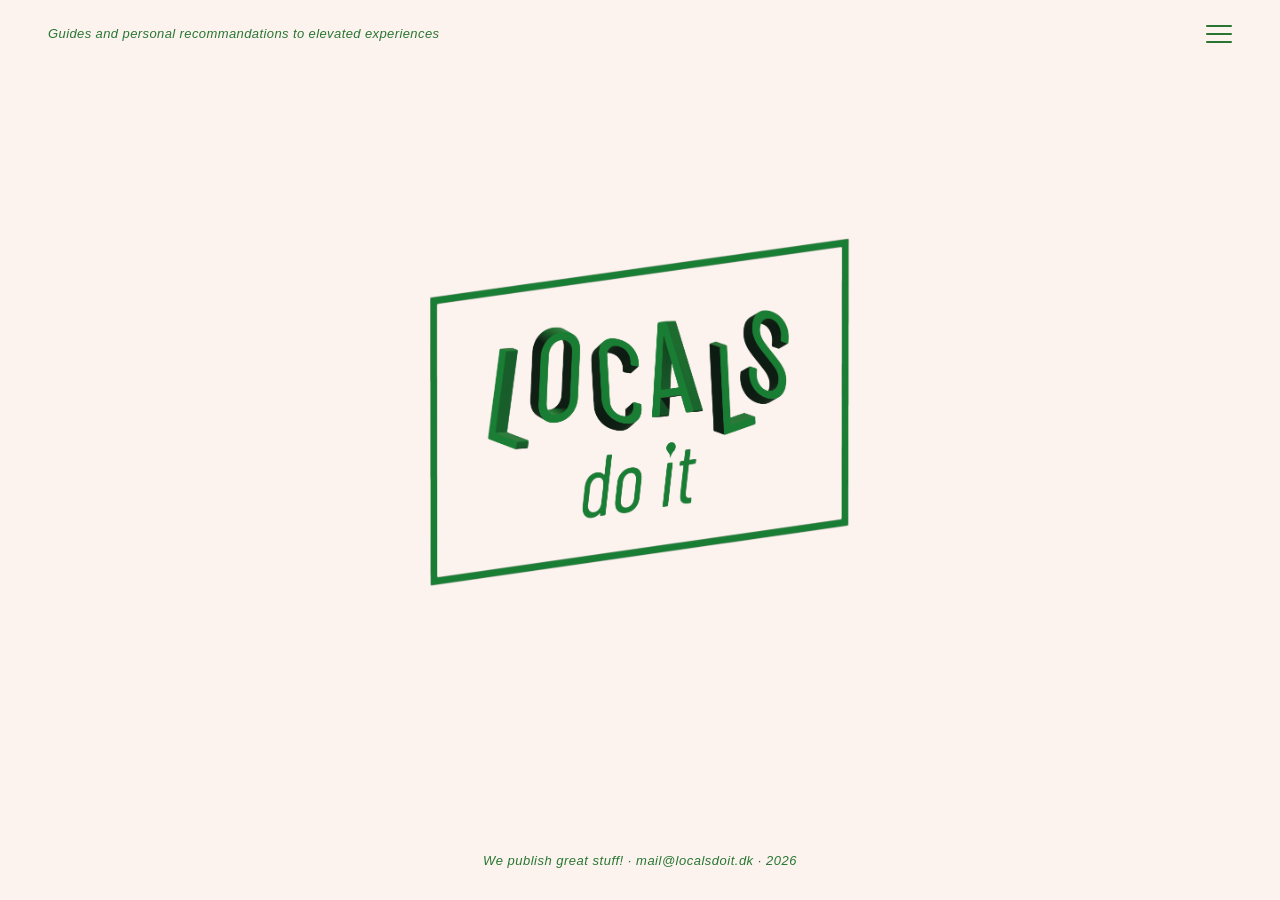
<file: index.html>
<!DOCTYPE html>
<html lang="en">
<head>
  <meta charset="UTF-8">
  <meta name="viewport" content="width=device-width, initial-scale=1.0">
  <title>Locals Do It</title>
  <link rel="icon" type="image/png" href="LocalsDoIt_FavIcon.png">
  <link rel="stylesheet" href="style.css">
</head>

<body class="landing-body">

  <!-- TOP BAR -->
  <header class="landing-header">
    <nav class="landing-nav">
      <span class="landing-tagline">Guides and personal recommandations to elevated experiences</span>
      <button class="hamburger" aria-label="Menu">
        <span></span>
        <span></span>
        <span></span>
      </button>
    </nav>
  </header>

  <!-- NAV OVERLAY -->
  <div class="nav-overlay" id="navOverlay">
    <button class="nav-close" id="navClose" aria-label="Close menu">✕</button>
    <nav class="overlay-nav">
      <a href="nansensgade.html" class="overlay-link">DISCOVER NANSENSGADE</a>
      <a href="participate.html" class="overlay-link">WHAT YOU GET - B2B</a>
      <a href="thepeople.html" class="overlay-link">THE PEOPLE</a>
    </nav>
  </div>

  <!-- MAIN CONTENT -->
  <main class="landing-main">
    <div class="logo-wrap">
      <img src="LocalsDoIt_Logo.png" alt="Locals Do It" class="landing-logo">
    </div>
  </main>

  <!-- FOOTER -->
  <footer class="landing-footer">
    <span>We publish great stuff! · mail@localsdoit.dk · 2026</span>
  </footer>

  <script>
    const hamburger = document.querySelector('.hamburger');
    const overlay = document.getElementById('navOverlay');
    const closeBtn = document.getElementById('navClose');

    hamburger.addEventListener('click', () => {
      overlay.classList.add('open');
    });
    closeBtn.addEventListener('click', () => {
      overlay.classList.remove('open');
    });
    overlay.addEventListener('click', (e) => {
      if (e.target === overlay) overlay.classList.remove('open');
    });
  </script>

</body>
</html>
</file>
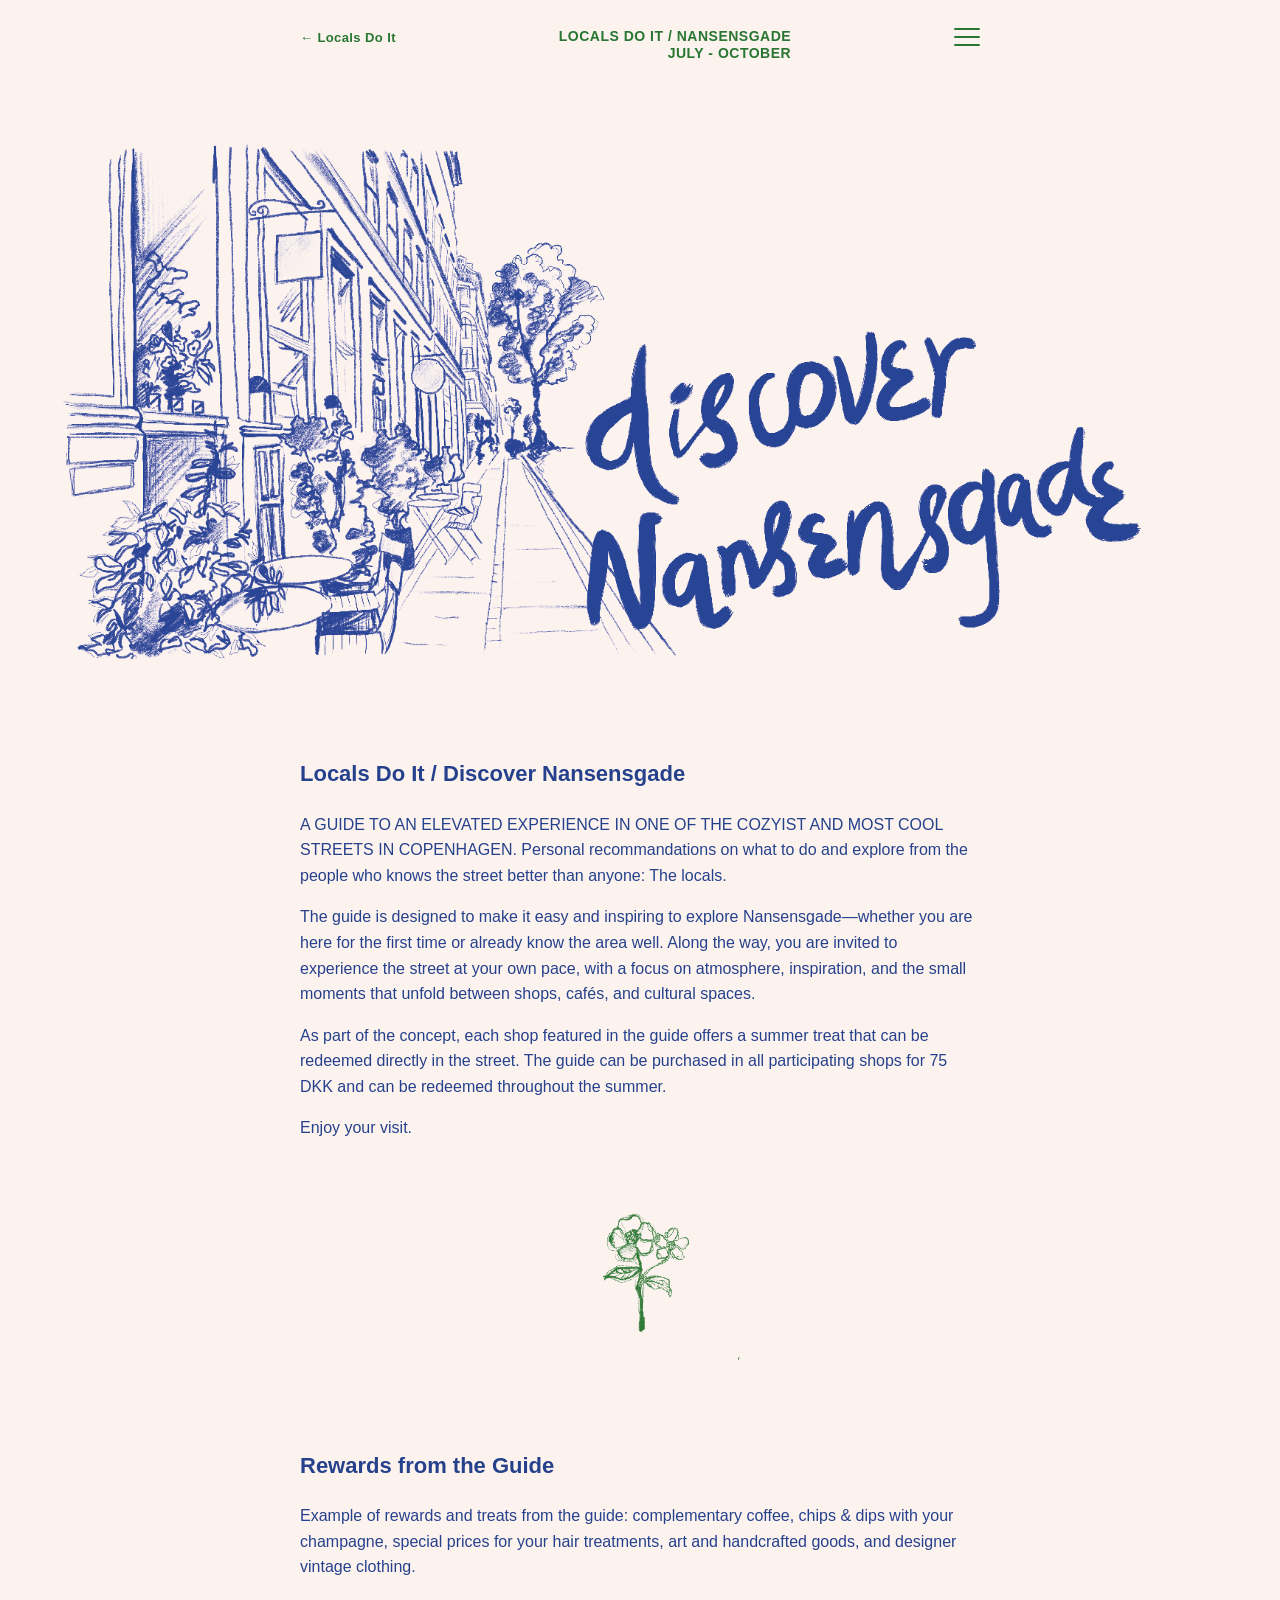
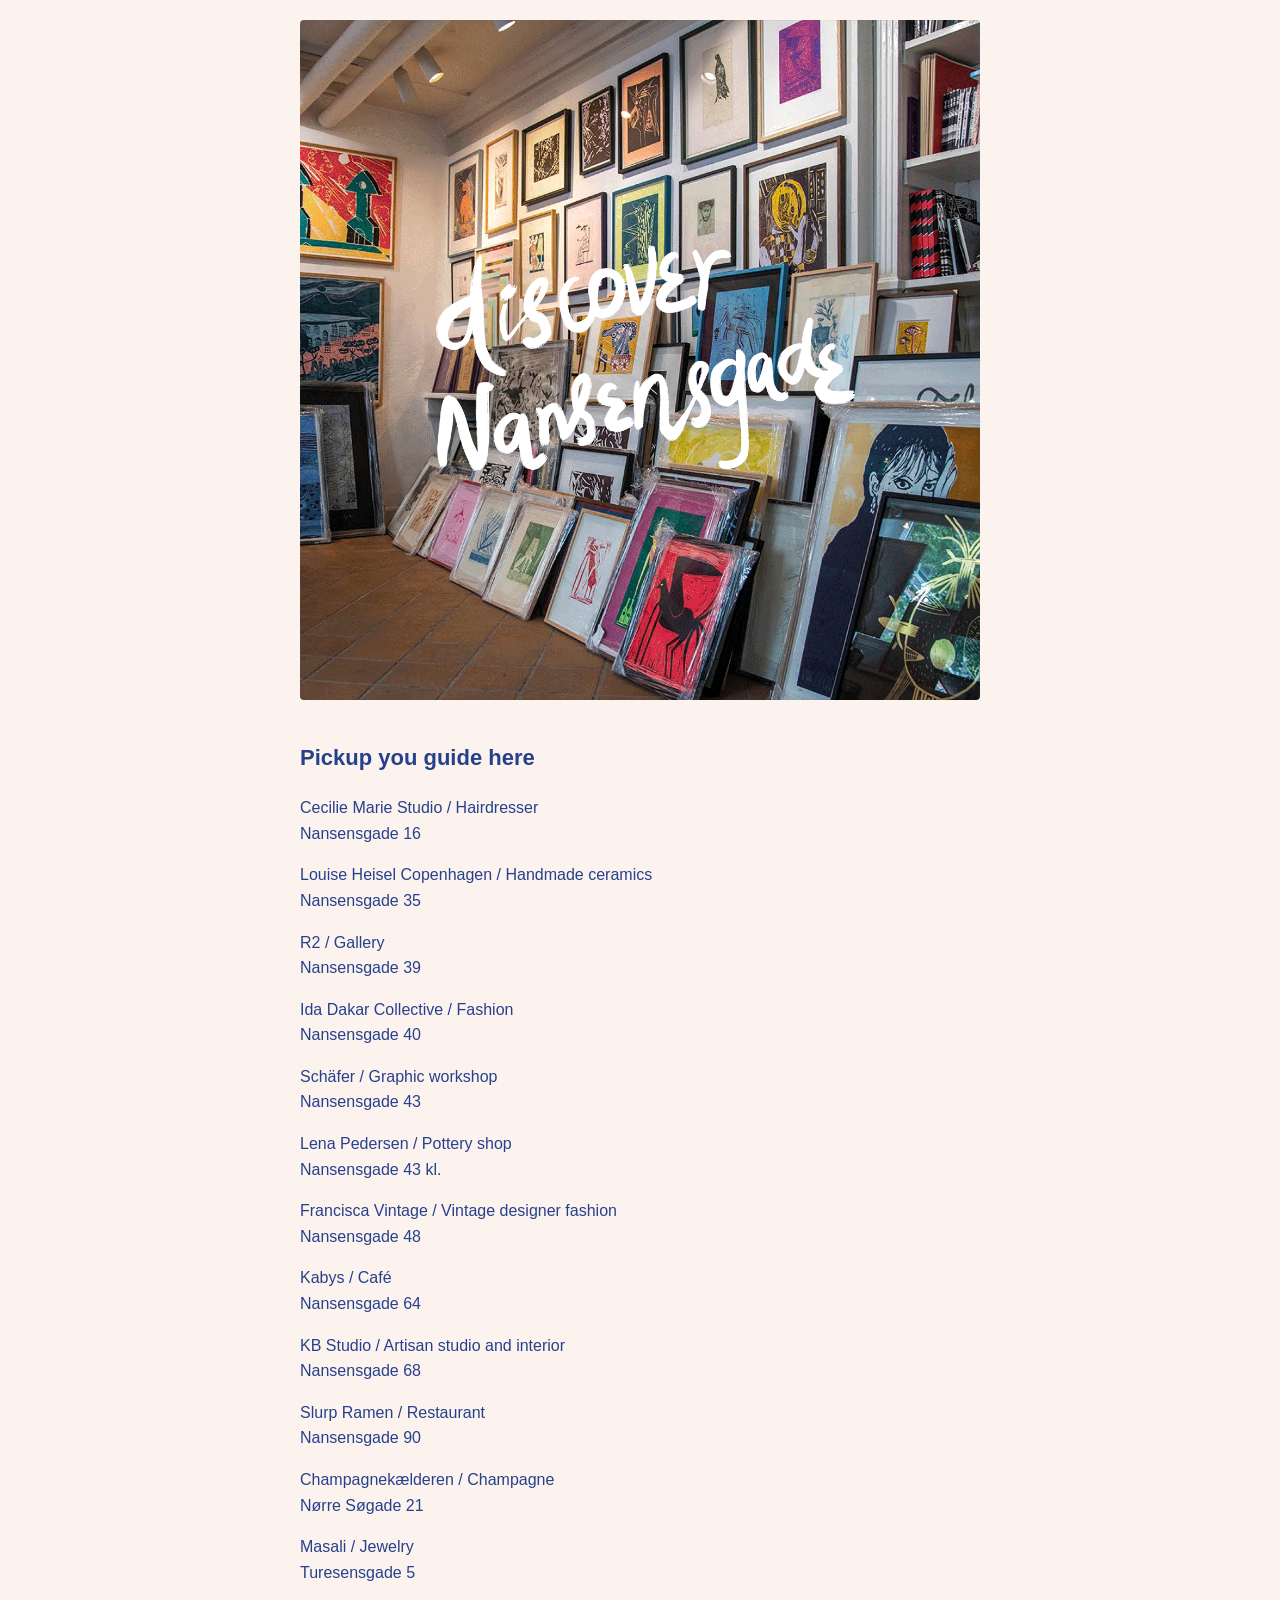
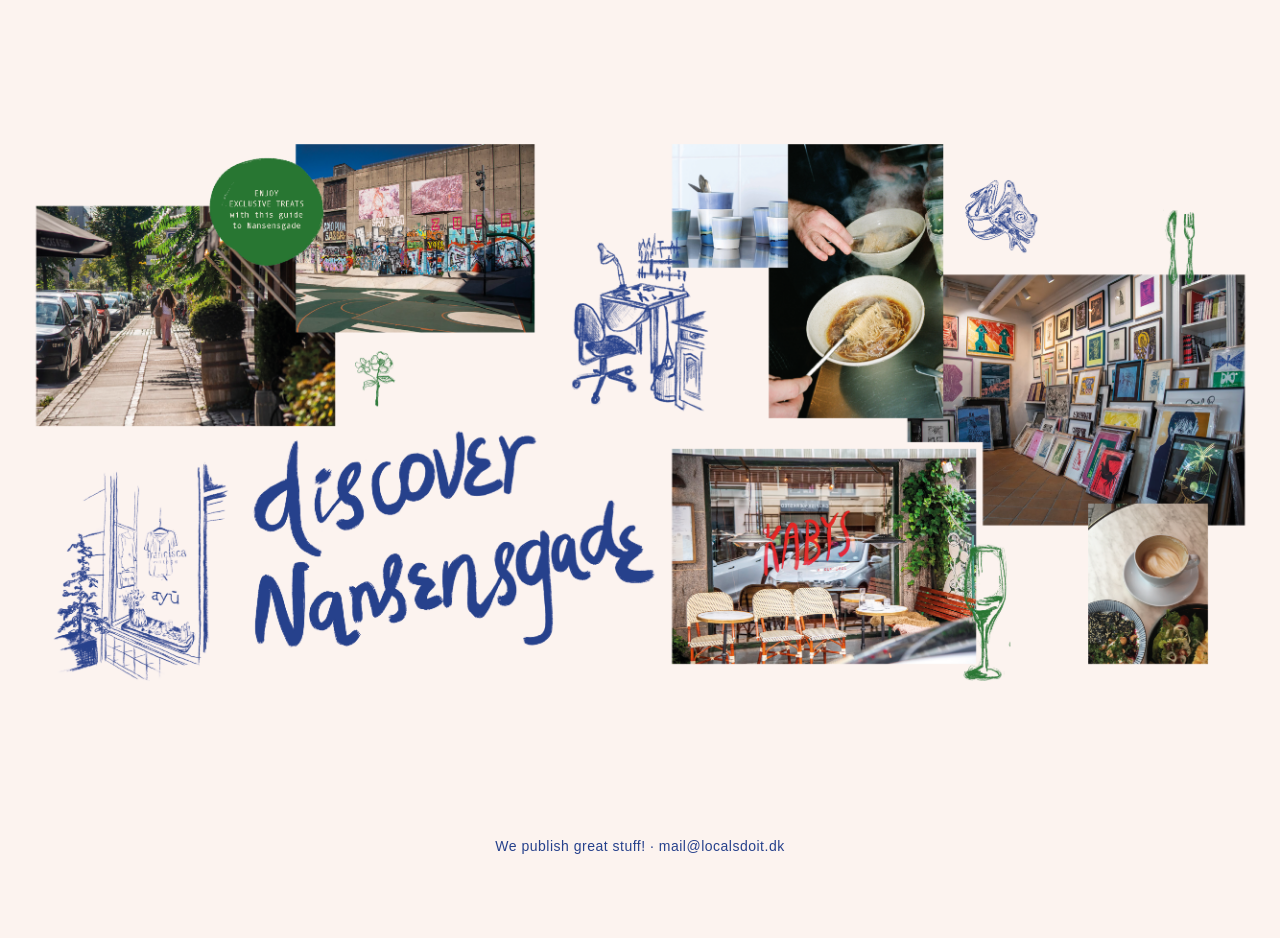
<file: nansensgade.html>
<!DOCTYPE html>
<html lang="en">
<head>
  <meta charset="UTF-8">
  <meta name="viewport" content="width=device-width, initial-scale=1.0">
  <title>Discover Nansensgade — Locals Do It</title>
  <link rel="icon" type="image/png" href="LocalsDoIt_FavIcon.png">
  <link rel="stylesheet" href="style.css">
</head>

<body>

  <!-- NAV OVERLAY -->
  <div class="nav-overlay" id="navOverlay">
    <button class="nav-close" id="navClose" aria-label="Close menu">✕</button>
    <nav class="overlay-nav">
      <a href="nansensgade.html" class="overlay-link">DISCOVER NANSENSGADE</a>
      <a href="participate.html" class="overlay-link">WHAT YOU GET - B2B</a>
      <a href="thepeople.html" class="overlay-link">THE PEOPLE</a>
    </nav>
  </div>

  <!-- HERO WRAP: header floats over the full-bleed illustration -->
  <div class="hero-wrap">

    <header class="page-header">
      <div class="header-inner">
        <!-- Back link to landing -->
        <a href="index.html" class="back-link">← Locals Do It</a>
        <div class="header-lines">
          <div class="header-line-1">LOCALS DO IT / NANSENSGADE</div>
          <div class="header-line-2">JULY - OCTOBER</div>
        </div>
        <button class="hamburger" aria-label="Menu">
          <span></span><span></span><span></span>
        </button>
      </div>
    </header>

    <!-- FULL-WIDTH ILLUSTRATION — flush to top of page -->
    <figure class="hero-illustration">
      <img src="illustration.png" alt="Nansensgade illustration">
    </figure>

  </div><!-- /.hero-wrap -->

  <!-- CONTENT WRAPPER (constrained column) -->
  <div class="content-wrapper">

    <!-- SECTION 1 -->
    <section class="content-section">
      <h2 class="section-title">Locals Do It / Discover Nansensgade</h2>

      <p>
        A GUIDE TO AN ELEVATED EXPERIENCE IN ONE OF THE COZYIST AND MOST COOL STREETS IN COPENHAGEN.
        Personal recommandations on what to do and explore from the people who knows the street better
        than anyone: The locals.
      </p>

      <p>
        The guide is designed to make it easy and inspiring to explore Nansensgade—whether you are here
        for the first time or already know the area well. Along the way, you are invited to experience the
        street at your own pace, with a focus on atmosphere, inspiration, and the small moments that unfold
        between shops, cafés, and cultural spaces.
      </p>

      <p>
        As part of the concept, each shop featured in the guide offers a summer treat that can be redeemed
        directly in the street. The guide can be purchased in all participating shops for 75 DKK and can
        be redeemed throughout the summer.
      </p>

      <p>Enjoy your visit.</p>
    </section>

    <!-- FLOWER ILLUSTRATION -->
    <figure class="flower-illustration">
      <img src="flower1.png" alt="Flower illustration">
    </figure>

    <!-- SECTION 2: REWARDS -->
    <section class="content-section">
      <h2 class="section-title">Rewards from the Guide</h2>

      <p>
        Example of rewards and treats from the guide: complementary coffee, chips &amp; dips with your
        champagne, special prices for your hair treatments, art and handcrafted goods, and designer vintage clothing.
      </p>
    </section>

    <!-- REWARDS IMAGE -->
    <figure class="rewards-illustration">
      <img src="rewards.gif" alt="Participating experiences in Nansensgade">
    </figure> 

     <!-- SECTION 2: REWARDS -->
    <section class="content-section">
      <h2 class="section-title">Pickup you guide here</h2>

      <p>Cecilie Marie Studio / Hairdresser </br>
      Nansensgade 16</p>
      <p>Louise Heisel Copenhagen / Handmade ceramics </br>
      Nansensgade 35</p>
      <p>R2 / Gallery</br>
      Nansensgade 39</p>  
      <p>Ida Dakar Collective / Fashion</br>
      Nansensgade 40</p>
      <p>Schäfer / Graphic workshop</br>
      Nansensgade 43</p>
      <p>Lena Pedersen / Pottery shop</br>
      Nansensgade 43 kl.</p>
      <p>Francisca Vintage / Vintage designer fashion</br>
      Nansensgade 48</p>
      <p>Kabys / Café</br>
      Nansensgade 64</p>
      <p>KB Studio / Artisan studio and interior</br>
      Nansensgade 68</p>
      <p>Slurp Ramen / Restaurant</br>
      Nansensgade 90</p>
      <p>Champagnekælderen / Champagne</br>
      Nørre Søgade 21</p>
      <p>Masali / Jewelry</br>
      Turesensgade 5</p>

            
    </section>

    <!-- CLOSING GALLERY IMAGE -->
    <figure class="gallery-illustration">
      <img src="Discover Nansensgade_LandingPage_Galleri.png" alt="Discover Nansensgade gallery collage">
    </figure>

    <!-- FOOTER -->
    <footer class="footer">
    We publish great stuff! · mail@localsdoit.dk
    </footer>

  </div><!-- /.content-wrapper -->
  <script>
    const hamburger = document.querySelector('.hamburger');
    const overlay = document.getElementById('navOverlay');
    const closeBtn = document.getElementById('navClose');
    hamburger.addEventListener('click', () => overlay.classList.add('open'));
    closeBtn.addEventListener('click', () => overlay.classList.remove('open'));
    overlay.addEventListener('click', (e) => { if (e.target === overlay) overlay.classList.remove('open'); });
  </script>

</body>
</html>
</file>
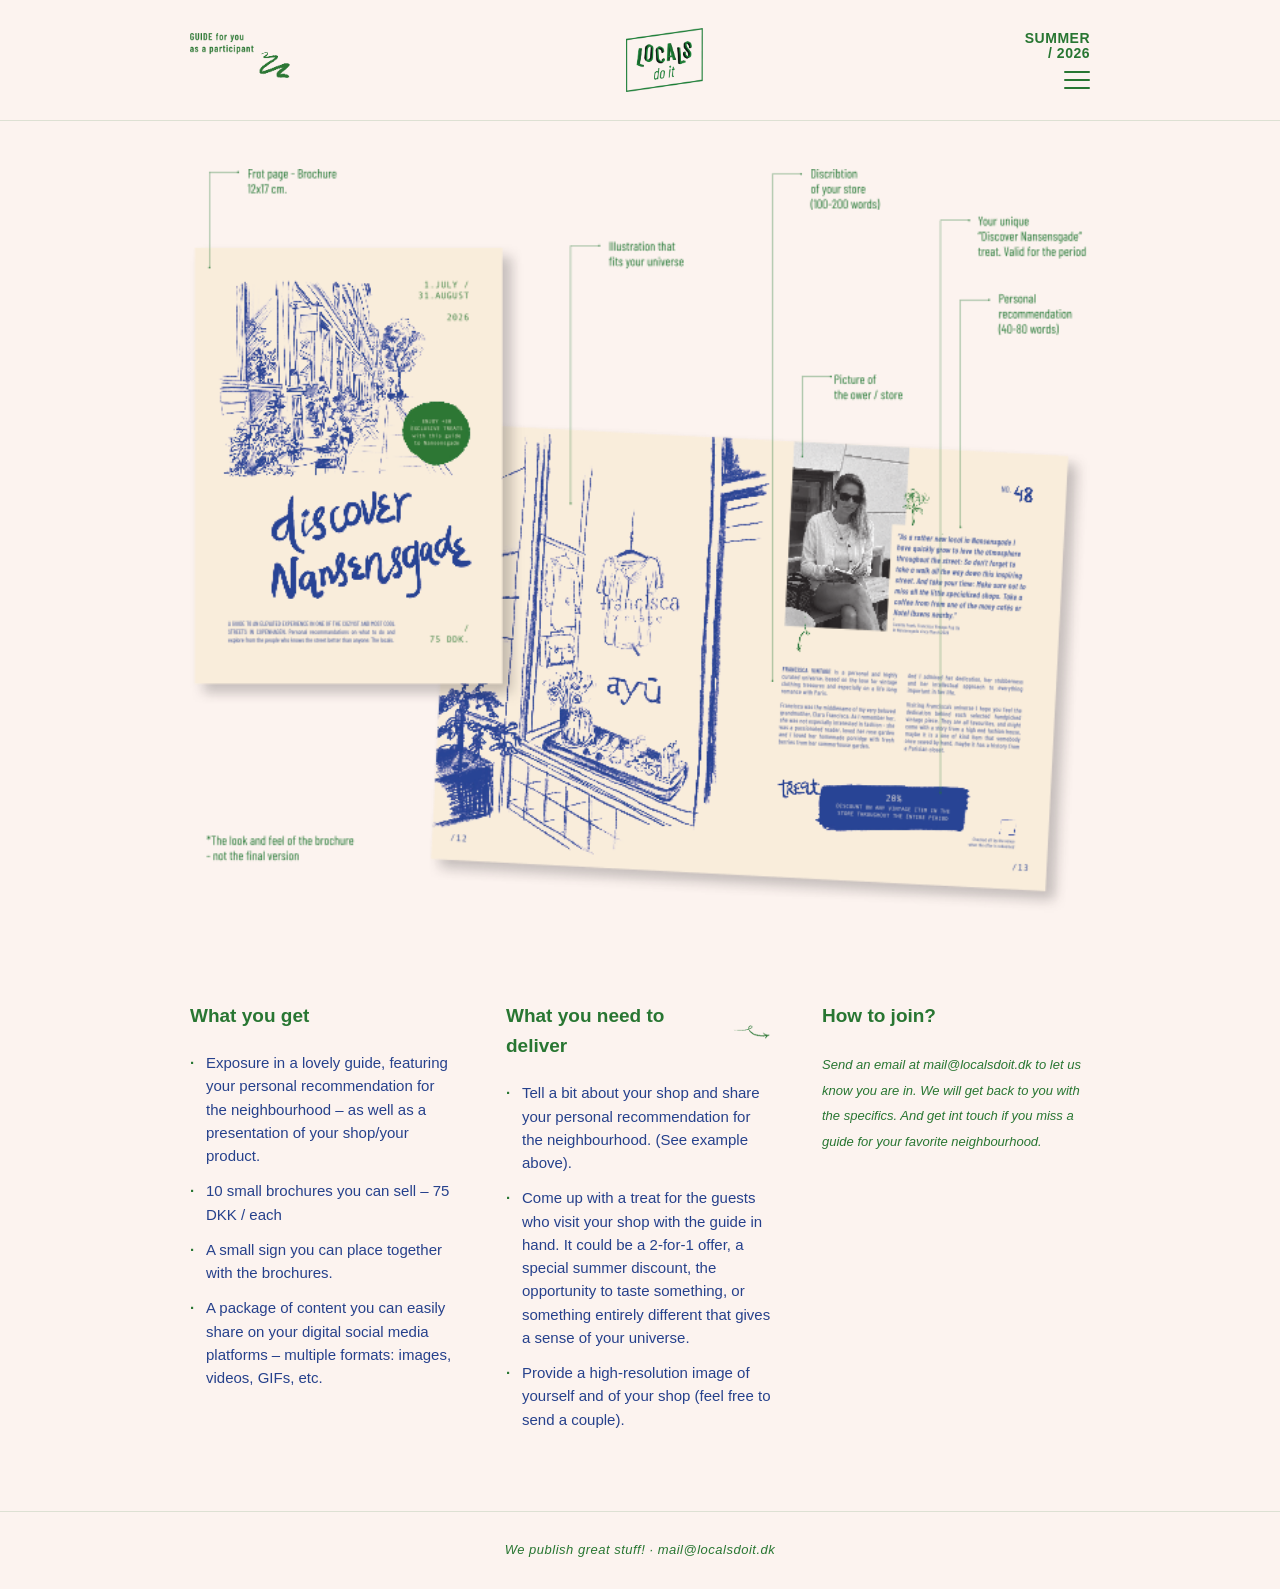
<file: participate.html>
<!DOCTYPE html>
<html lang="en">
<head>
  <meta charset="UTF-8">
  <meta name="viewport" content="width=device-width, initial-scale=1.0">
  <title>Participate — Locals Do It</title>
  <link rel="icon" type="image/png" href="LocalsDoIt_FavIcon.png">
  <link rel="stylesheet" href="style.css">
</head>

<body class="participate-body">

  <!-- NAV OVERLAY -->
  <div class="nav-overlay" id="navOverlay">
    <button class="nav-close" id="navClose" aria-label="Close menu">✕</button>
    <nav class="overlay-nav">
      <a href="nansensgade.html" class="overlay-link">DISCOVER NANSENSGADE</a>
      <a href="participate.html" class="overlay-link">WHAT YOU GET - B2B</a>
      <a href="thepeople.html" class="overlay-link">THE PEOPLE</a>
    </nav>
  </div>

  <!-- HEADER -->
  <header class="participate-header">
    <div class="participate-header-inner">

      <!-- LEFT: Guide label + squiggle -->
      <div class="guide-label">
        <img src="guide_header_logo.png" alt="Guide for you as a participant" class="guide-label-img">
      </div>

      <!-- CENTER: Locals Do It logo -->
      <a href="index.html" class="participate-logo-link">
        <img src="LocalsDoIt_Logo.png" alt="Locals Do It" class="participate-logo">
      </a>

      <!-- RIGHT: Summer / hamburger -->
      <div class="participate-header-right">
        <div class="summer-label">
          <span class="summer-line1">SUMMER</span>
          <span class="summer-line2">/ 2026</span>
        </div>
        <button class="hamburger" aria-label="Menu">
          <span></span><span></span><span></span>
        </button>
      </div>

    </div>
  </header>

  <!-- GUIDE ILLUSTRATION (full brochure spread) -->
  <section class="guide-spread">
    <div class="guide-spread-inner">
      <img src="Guide_illustration.png" alt="Guide brochure spread" class="guide-spread-img">
    </div>
  </section>

  <!-- CONTENT: Three columns -->
  <section class="participate-content">
    <div class="participate-grid">

      <!-- WHAT YOU GET -->
      <div class="part-col">
        <h2 class="part-col-title">What you get</h2>
        <ul class="part-list">
          <li>Exposure in a lovely guide, featuring your personal recommendation for the neighbourhood – as well as a presentation of your shop/your product.</li>
          <li>10 small brochures you can sell – 75 DKK / each</li>
          <li>A small sign you can place together with the brochures.</li>
          <li>A package of content you can easily share on your digital social media platforms – multiple formats: images, videos, GIFs, etc.</li>
        </ul>
      </div>

      <!-- WHAT YOU DELIVER -->
      <div class="part-col">
        <h2 class="part-col-title">
          What you need to deliver
          <img src="arrow.png" alt="" class="arrow-img">
        </h2>
        <ul class="part-list">
          <li>Tell a bit about your shop and share your personal recommendation for the neighbourhood. (See example above).</li>
          <li>Come up with a treat for the guests who visit your shop with the guide in hand. It could be a 2-for-1 offer, a special summer discount, the opportunity to taste something, or something entirely different that gives a sense of your universe.</li>
          <li>Provide a high-resolution image of yourself and of your shop (feel free to send a couple).</li>
        </ul>
      </div>

      <!-- THE COSTS -->
      <div class="part-col part-col--costs">
        <h2 class="part-col-title">How to join?</h2>
      <!--    <div class="cost-item">
          <span class="cost-label">Shop Owners</span>
          <span class="cost-date">1.750 DKK + VAT
(Included 10 books for you to offer in your store - retail price 75 DKK included VAT.)</span>
        </div>
        <div class="cost-item">
          <span class="cost-label">Local Attraction</span>
          <span class="cost-date">3.500 DKK + VAT
(Included 10 books for you to offer in your store - retail price 75 DKK included VAT.)</span>
        </div>
        <div class="cost-item">
          <span class="cost-label">How to join?</span> -->
          <span class="cost-date">Send an email at mail@localsdoit.dk to let us know you are in. 
We will get back to you with the specifics. 
And get int touch if you miss a guide for your favorite neighbourhood.</span>
        </div>
      </div>

    </div>
  </section>

  <!-- FOOTER -->
  <footer class="participate-footer">
    <span>We publish great stuff! · mail@localsdoit.dk</span>
  </footer>

  <script>
    const hamburger = document.querySelector('.hamburger');
    const overlay = document.getElementById('navOverlay');
    const closeBtn = document.getElementById('navClose');

    hamburger.addEventListener('click', () => overlay.classList.add('open'));
    closeBtn.addEventListener('click', () => overlay.classList.remove('open'));
    overlay.addEventListener('click', (e) => {
      if (e.target === overlay) overlay.classList.remove('open');
    });
  </script>

</body>
</html>
</file>
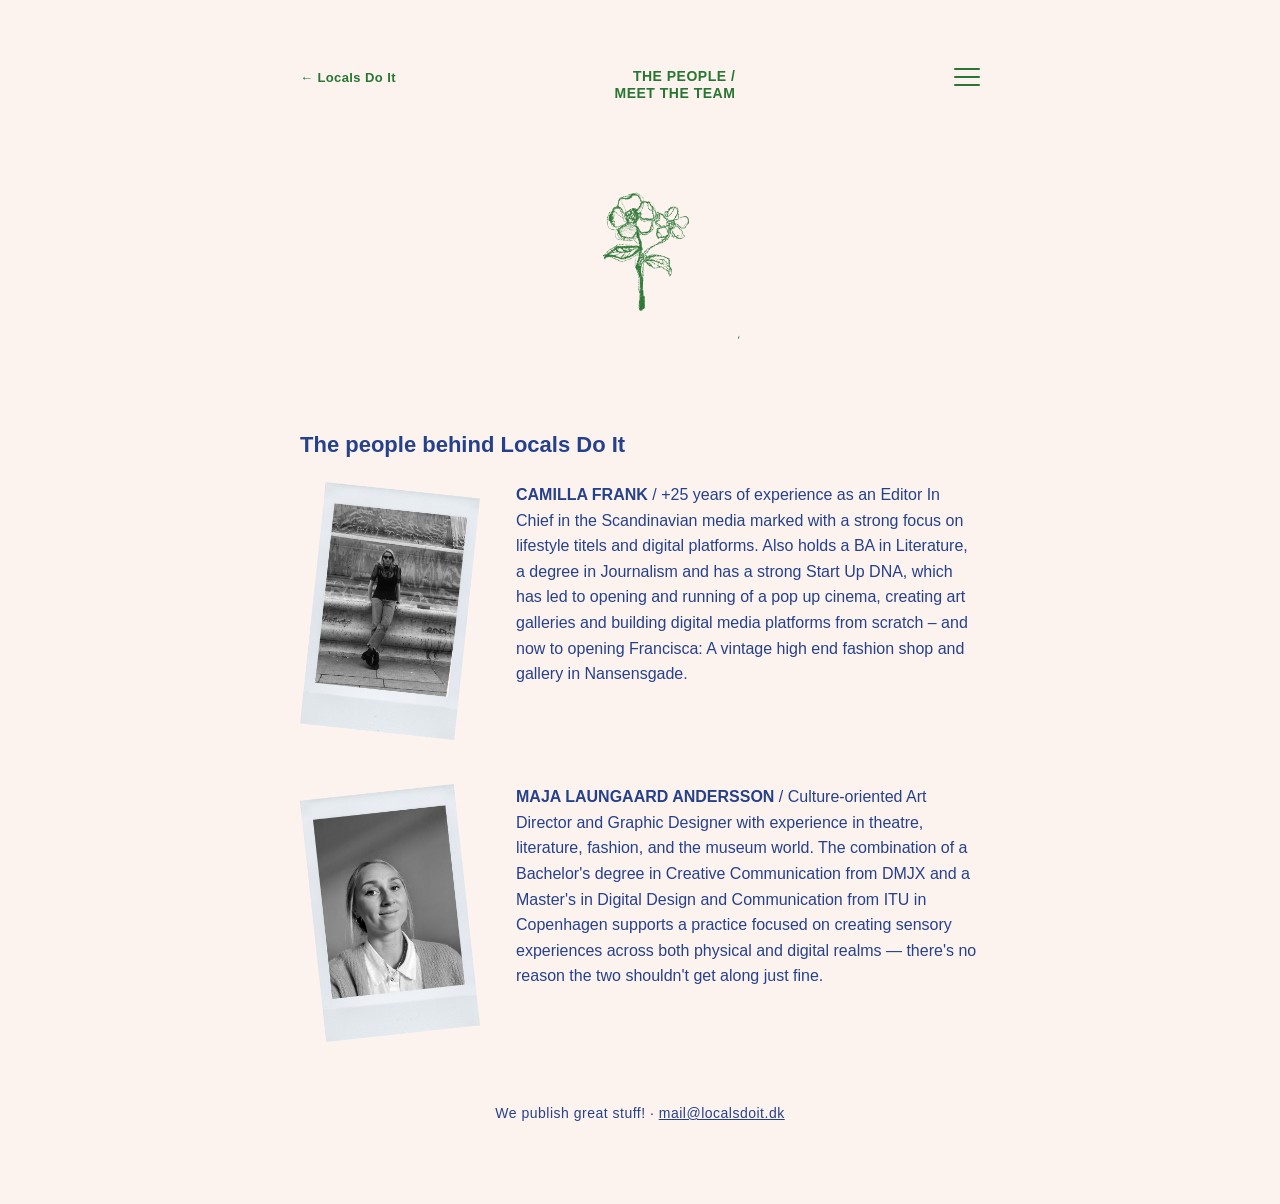
<file: thepeople.html>
<!DOCTYPE html>
<html lang="en">
<head>
  <meta charset="UTF-8">
  <meta name="viewport" content="width=device-width, initial-scale=1.0">
  <title>Meet the team — Locals Do It</title>
  <link rel="icon" type="image/png" href="LocalsDoIt_FavIcon.png">
  <link rel="stylesheet" href="style.css">
  <style>
    /* Profile layout */
    .profile-block {
      display: flex;
      gap: clamp(20px, 4vw, 36px);
      align-items: flex-start;
      margin-bottom: clamp(28px, 5vw, 44px);
    }

    .profile-block:last-of-type {
      margin-bottom: 0;
    }

    .profile-photo {
      flex-shrink: 0;
      width: clamp(110px, 22vw, 180px);
    }

    .profile-photo img {
      width: 100%;
      height: auto;
      display: block;
    }

    .profile-text {
      flex: 1;
    }

    /* Add top padding to the flower illustration so it clears the fixed/absolute header */
    .hero-wrap .flower-illustration {
      padding-top: clamp(80px, 14vw, 120px);
      margin-bottom: clamp(20px, 4vw, 40px);
    }

    @media (max-width: 500px) {
      .profile-block {
        flex-direction: column;
      }

      .profile-photo {
        width: clamp(100px, 40vw, 150px);
      }
    }
  </style>
</head>
<body>
  <!-- NAV OVERLAY -->
  <div class="nav-overlay" id="navOverlay">
    <button class="nav-close" id="navClose" aria-label="Close menu">✕</button>
    <nav class="overlay-nav">
      <a href="nansensgade.html" class="overlay-link">DISCOVER NANSENSGADE</a>
      <a href="participate.html" class="overlay-link">WHAT YOU GET - B2B</a>
      <a href="thepeople.html" class="overlay-link">THE PEOPLE</a>
    </nav>
  </div>

  <!-- HERO WRAP: header floats over the full-bleed illustration -->
  <div class="hero-wrap">
    <header class="page-header">
      <div class="header-inner">
        <a href="index.html" class="back-link">← Locals Do It</a>
        <div class="header-lines">
          <div class="header-line-1">THE PEOPLE /</div>
          <div class="header-line-2">MEET THE TEAM</div>
        </div>
        <button class="hamburger" aria-label="Menu">
          <span></span><span></span><span></span>
        </button>
      </div>
    </header>

    <!-- FLOWER ILLUSTRATION — with top padding to clear the header -->
    <figure class="flower-illustration">
      <img src="flower1.png" alt="Flower illustration">
    </figure>
  </div><!-- /.hero-wrap -->

  <!-- CONTENT WRAPPER (constrained column) -->
  <div class="content-wrapper">
    <section class="content-section">
      <h2 class="section-title">The people behind Locals Do It</h2>

      <div class="profile-block">
        <div class="profile-photo">
          <img src="Camilla_Polaroid.png" alt="Camilla Frank">
        </div>
        <div class="profile-text">
          <p>
            <strong>CAMILLA FRANK</strong> / +25 years of experience as an Editor In Chief in the Scandinavian media
            marked with a strong focus on lifestyle titels and digital platforms. Also holds a BA in Literature,
            a degree in Journalism and has a strong Start Up DNA, which has led to opening and running of a pop
            up cinema, creating art galleries and building digital media platforms from scratch – and now to
            opening Francisca: A vintage high end fashion shop and gallery in Nansensgade.
          </p>
        </div>
      </div>

      <div class="profile-block">
        <div class="profile-photo">
          <img src="Maja_Polaroid.png" alt="Maja Laungaard Andersson">
        </div>
        <div class="profile-text">
          <p>
            <strong>MAJA LAUNGAARD ANDERSSON</strong> / Culture-oriented Art Director and Graphic Designer with
            experience in theatre, literature, fashion, and the museum world. The combination of a Bachelor's
            degree in Creative Communication from DMJX and a Master's in Digital Design and Communication
            from ITU in Copenhagen supports a practice focused on creating sensory experiences across both
            physical and digital realms — there's no reason the two shouldn't get along just fine.
          </p>
        </div>
      </div>
    </section>

    <!-- FOOTER -->
    <footer class="footer">
      We publish great stuff! · <a href="mailto:mail@localsdoit.dk" style="color: inherit;">mail@localsdoit.dk</a>
    </footer>
  </div><!-- /.content-wrapper -->

  <script>
    const hamburger = document.querySelector('.hamburger');
    const overlay = document.getElementById('navOverlay');
    const closeBtn = document.getElementById('navClose');
    hamburger.addEventListener('click', () => overlay.classList.add('open'));
    closeBtn.addEventListener('click', () => overlay.classList.remove('open'));
    overlay.addEventListener('click', (e) => { if (e.target === overlay) overlay.classList.remove('open'); });
  </script>
</body>
</html>
</file>
<file: style.css>
/* ── RESET & BASE ─────────────────────────────────────────── */
*, *::before, *::after {
  box-sizing: border-box;
}

html, body {
  margin: 0;
  padding: 0;
  background-color: #fcf3ef;
  font-family: "Helvetica Neue", Arial, sans-serif;
  color: #26418c;
  line-height: 1.6;
}

/* ═══════════════════════════════════════════════════════════
   LANDING PAGE
   ═══════════════════════════════════════════════════════════ */

.landing-body {
  display: flex;
  flex-direction: column;
  min-height: 100vh;
  background-color: #fcf3ef;
}

/* ── LANDING HEADER ──────────────────────────────────────── */
.landing-header {
  position: fixed;
  top: 0;
  left: 0;
  right: 0;
  z-index: 20;
  padding: clamp(14px, 2.5vw, 24px) clamp(20px, 5vw, 48px);
}

.landing-nav {
  display: flex;
  align-items: center;
  justify-content: space-between;
  gap: 16px;
}

.landing-tagline {
  font-size: clamp(10px, 1.3vw, 13px);
  color: #287632;
  font-weight: 500;
  letter-spacing: 0.4px;
  font-style: italic;
}

/* Hamburger */
.hamburger {
  display: flex;
  flex-direction: column;
  justify-content: space-between;
  width: 26px;
  height: 18px;
  background: none;
  border: none;
  cursor: pointer;
  padding: 0;
  flex-shrink: 0;
}

.hamburger span {
  display: block;
  width: 100%;
  height: 2px;
  background-color: #287632;
  border-radius: 2px;
  transition: background-color 0.2s;
}

.hamburger:hover span {
  background-color: #26418c;
}

/* ── NAV OVERLAY ─────────────────────────────────────────── */
.nav-overlay {
  position: fixed;
  inset: 0;
  background-color: #fcf3ef;
  z-index: 100;
  display: flex;
  align-items: center;
  justify-content: center;
  opacity: 0;
  pointer-events: none;
  transition: opacity 0.3s ease;
}

.nav-overlay.open {
  opacity: 1;
  pointer-events: all;
}

.nav-close {
  position: absolute;
  top: clamp(16px, 3vw, 28px);
  right: clamp(20px, 5vw, 48px);
  background: none;
  border: none;
  font-size: 22px;
  color: #287632;
  cursor: pointer;
  line-height: 1;
}

.overlay-nav {
  display: flex;
  flex-direction: column;
  align-items: center;
  gap: clamp(20px, 4vw, 36px);
}

.overlay-link {
  font-size: clamp(22px, 5vw, 42px);
  font-weight: 600;
  color: #26418c;
  text-decoration: none;
  letter-spacing: 0.5px;
  transition: color 0.2s;
}

.overlay-link:hover {
  color: #287632;
}

/* ── LANDING MAIN ────────────────────────────────────────── */
.landing-main {
  flex: 1;
  display: flex;
  align-items: center;
  justify-content: center;
  padding: clamp(80px, 12vw, 120px) clamp(20px, 5vw, 40px);
}

.logo-wrap {
  animation: fadeUp 0.8s ease both;
}

.landing-logo {
  width: clamp(220px, 50vw, 420px);
  height: auto;
  display: block;
}

@keyframes fadeUp {
  from {
    opacity: 0;
    transform: translateY(20px);
  }
  to {
    opacity: 1;
    transform: translateY(0);
  }
}

/* ── LANDING FOOTER ──────────────────────────────────────── */
.landing-footer {
  text-align: center;
  padding: clamp(16px, 3vw, 28px) clamp(20px, 5vw, 40px);
  font-size: clamp(10px, 1.3vw, 13px);
  color: #287632;
  letter-spacing: 0.5px;
  font-style: italic;
}


/* ═══════════════════════════════════════════════════════════
   NANSENSGADE PAGE (previously index)
   ═══════════════════════════════════════════════════════════ */

/* ── HERO WRAP — establishes stacking context for header ── */
.hero-wrap {
  position: relative;
}

/* ── HEADER — floated over the hero ─────────────────────── */
.page-header {
  position: absolute;
  top: 0;
  left: 0;
  right: 0;
  z-index: 10;
  padding-top: clamp(16px, 3vw, 28px);
  padding-bottom: clamp(16px, 3vw, 28px);
}

.header-inner {
  max-width: 760px;
  margin-left: auto;
  margin-right: auto;
  padding-left: clamp(20px, 5vw, 40px);
  padding-right: clamp(20px, 5vw, 40px);
  display: flex;
  align-items: flex-start;
  justify-content: space-between;
  gap: 12px;
}

.back-link {
  font-size: clamp(11px, 1.5vw, 13px);
  font-weight: 600;
  color: #287632;
  text-decoration: none;
  letter-spacing: 0.4px;
  white-space: nowrap;
  transition: opacity 0.2s;
}

.back-link:hover {
  opacity: 0.7;
}

.header-lines {
  display: inline-block;
  line-height: 1.2;
  text-align: right;
}

.header-line-1,
.header-line-2 {
  font-weight: 600;
  color: #287632;
  font-size: clamp(11px, 1.5vw, 14px);
  letter-spacing: 0.5px;
}

/* ── HERO ILLUSTRATION — FULL BLEED, FLUSH TO TOP ───────── */
.hero-illustration {
  width: 100%;
  margin: 0 0 clamp(20px, 4vw, 40px) 0;
  padding: 0;
  line-height: 0;
}

.hero-illustration img {
  width: 100%;
  height: auto;
  display: block;
}

/* ── COLUMN CONSTRAINT (content below hero) ──────────────── */
.content-wrapper {
  max-width: 760px;
  margin-left: auto;
  margin-right: auto;
  padding-left: clamp(20px, 5vw, 40px);
  padding-right: clamp(20px, 5vw, 40px);
  padding-top: 0;
  padding-bottom: clamp(40px, 8vw, 80px);
}

/* ── FLOWER ILLUSTRATION ─────────────────────────────────── */
.flower-illustration {
  width: 100%;
  text-align: center;
  margin: clamp(30px, 5vw, 40px) 0;
  padding: 0;
}

.flower-illustration img {
  max-width: clamp(120px, 30vw, 200px);
  height: auto;
}

/* ── REWARDS ILLUSTRATION (full-width closing image) ─────── */
.rewards-illustration {
  width: 100%;
  margin: clamp(30px, 5vw, 40px) 0 0 0;
  padding: 0;
  line-height: 0;
}

.rewards-illustration img {
  width: 100%;
  height: auto;
  display: block;
  border-radius: 4px;
}

/* ── GALLERY ILLUSTRATION (full-bleed closing image) ─────── */
.gallery-illustration {
  width: 100vw;
  position: relative;
  left: 50%;
  right: 50%;
  margin-left: -50vw;
  margin-right: -50vw;
  margin-top: clamp(30px, 5vw, 40px);
  margin-bottom: 0;
  padding: 0;
  line-height: 0;
}

.gallery-illustration img {
  width: 100%;
  height: auto;
  display: block;
}

/* ── TYPOGRAPHY ──────────────────────────────────────────── */
.main-title {
  font-size: clamp(28px, 6vw, 48px);
  font-weight: 700;
  color: #26418c;
  margin-top: 0;
  margin-bottom: clamp(16px, 3vw, 30px);
}

.section-title {
  font-size: clamp(16px, 2.5vw, 22px);
  font-weight: 600;
  color: #26418c;
  margin-top: clamp(24px, 5vw, 40px);
  margin-bottom: clamp(12px, 2.5vw, 20px);
}

p {
  font-size: clamp(14px, 1.8vw, 16px);
  margin-top: 0;
  margin-bottom: 1em;
}

/* ── FOOTER ──────────────────────────────────────────────── */
.footer {
  margin-top: clamp(40px, 8vw, 60px);
  text-align: center;
  font-size: clamp(11px, 1.5vw, 14px);
  color: #26418c;
  letter-spacing: 0.5px;
}

/* ── RESPONSIVE BREAKPOINTS ──────────────────────────────── */

@media (max-width: 400px) {
  .header-line-1,
  .header-line-2 {
    font-size: 10px;
  }

  .landing-tagline {
    display: none;
  }
}

@media (min-width: 768px) {
  .hero-illustration {
    margin-left: 0;
    margin-right: 0;
  }
}


/* ═══════════════════════════════════════════════════════════
   PARTICIPATE PAGE
   ═══════════════════════════════════════════════════════════ */

.participate-body {
  display: flex;
  flex-direction: column;
  min-height: 100vh;
  background-color: #fcf3ef;
}

/* ── PARTICIPATE HEADER ──────────────────────────────────── */
.participate-header {
  width: 100%;
  padding: clamp(16px, 3vw, 28px) clamp(20px, 5vw, 48px);
  border-bottom: 1px solid rgba(40, 118, 50, 0.15);
}

.participate-header-inner {
  max-width: 900px;
  margin: 0 auto;
  display: flex;
  align-items: center;
  justify-content: space-between;
  gap: 16px;
}

.guide-label-img {
  height: clamp(36px, 6vw, 54px);
  width: auto;
  display: block;
}

.participate-logo-link {
  display: block;
  flex-shrink: 0;
}

.participate-logo {
  height: clamp(40px, 7vw, 64px);
  width: auto;
  display: block;
}

.participate-header-right {
  display: flex;
  flex-direction: column;
  align-items: flex-end;
  gap: 10px;
}

.summer-label {
  display: flex;
  flex-direction: column;
  align-items: flex-end;
  line-height: 1.1;
}

.summer-line1,
.summer-line2 {
  font-size: clamp(11px, 1.4vw, 14px);
  font-weight: 600;
  color: #287632;
  letter-spacing: 0.5px;
}

/* ── GUIDE SPREAD (illustration) ─────────────────────────── */
.guide-spread {
  width: 100%;
  padding: clamp(24px, 4vw, 48px) clamp(20px, 5vw, 48px);
}

.guide-spread-inner {
  max-width: 900px;
  margin: 0 auto;
}

.guide-spread-img {
  width: 100%;
  height: auto;
  display: block;
  border-radius: 4px;
}

/* ── THREE-COLUMN CONTENT ────────────────────────────────── */
.participate-content {
  padding: clamp(20px, 4vw, 40px) clamp(20px, 5vw, 48px) clamp(40px, 8vw, 80px);
}

.participate-grid {
  max-width: 900px;
  margin: 0 auto;
  display: grid;
  grid-template-columns: 1fr 1fr 1fr;
  gap: clamp(24px, 4vw, 48px);
  align-items: start;
}

.part-col-title {
  font-size: clamp(15px, 2vw, 19px);
  font-weight: 700;
  color: #287632;
  margin: 0 0 clamp(12px, 2vw, 20px) 0;
  display: flex;
  align-items: center;
  gap: 10px;
}

.arrow-img {
  height: 28px;
  width: auto;
}

.part-list {
  list-style: none;
  padding: 0;
  margin: 0;
  display: flex;
  flex-direction: column;
  gap: 12px;
}

.part-list li {
  font-size: clamp(13px, 1.6vw, 15px);
  color: #26418c;
  line-height: 1.55;
  padding-left: 16px;
  position: relative;
}

.part-list li::before {
  content: "·";
  position: absolute;
  left: 0;
  color: #287632;
  font-weight: 700;
}

/* Costs column */
.part-col--costs {
  text-align: left;
}

.cost-item {
  display: flex;
  flex-direction: column;
  gap: 2px;
  margin-bottom: clamp(14px, 2.5vw, 22px);
}

.cost-label {
  font-size: clamp(13px, 1.6vw, 15px);
  font-weight: 600;
  color: #26418c;
}

.cost-date {
  font-size: clamp(11px, 1.4vw, 13px);
  color: #287632;
  font-style: italic;
}

/* ── PARTICIPATE FOOTER ──────────────────────────────────── */
.participate-footer {
  margin-top: auto;
  text-align: center;
  padding: clamp(16px, 3vw, 28px) clamp(20px, 5vw, 40px);
  font-size: clamp(10px, 1.3vw, 13px);
  color: #287632;
  letter-spacing: 0.5px;
  font-style: italic;
  border-top: 1px solid rgba(40, 118, 50, 0.15);
}

/* Active nav link */
.overlay-link--active {
  color: #287632 !important;
}

/* ── PARTICIPATE RESPONSIVE ──────────────────────────────── */
@media (max-width: 640px) {
  .participate-grid {
    grid-template-columns: 1fr;
  }

  .part-col--costs {
    text-align: left;
    min-width: unset;
  }

  .guide-label-img {
    display: none;
  }
}
</file>
